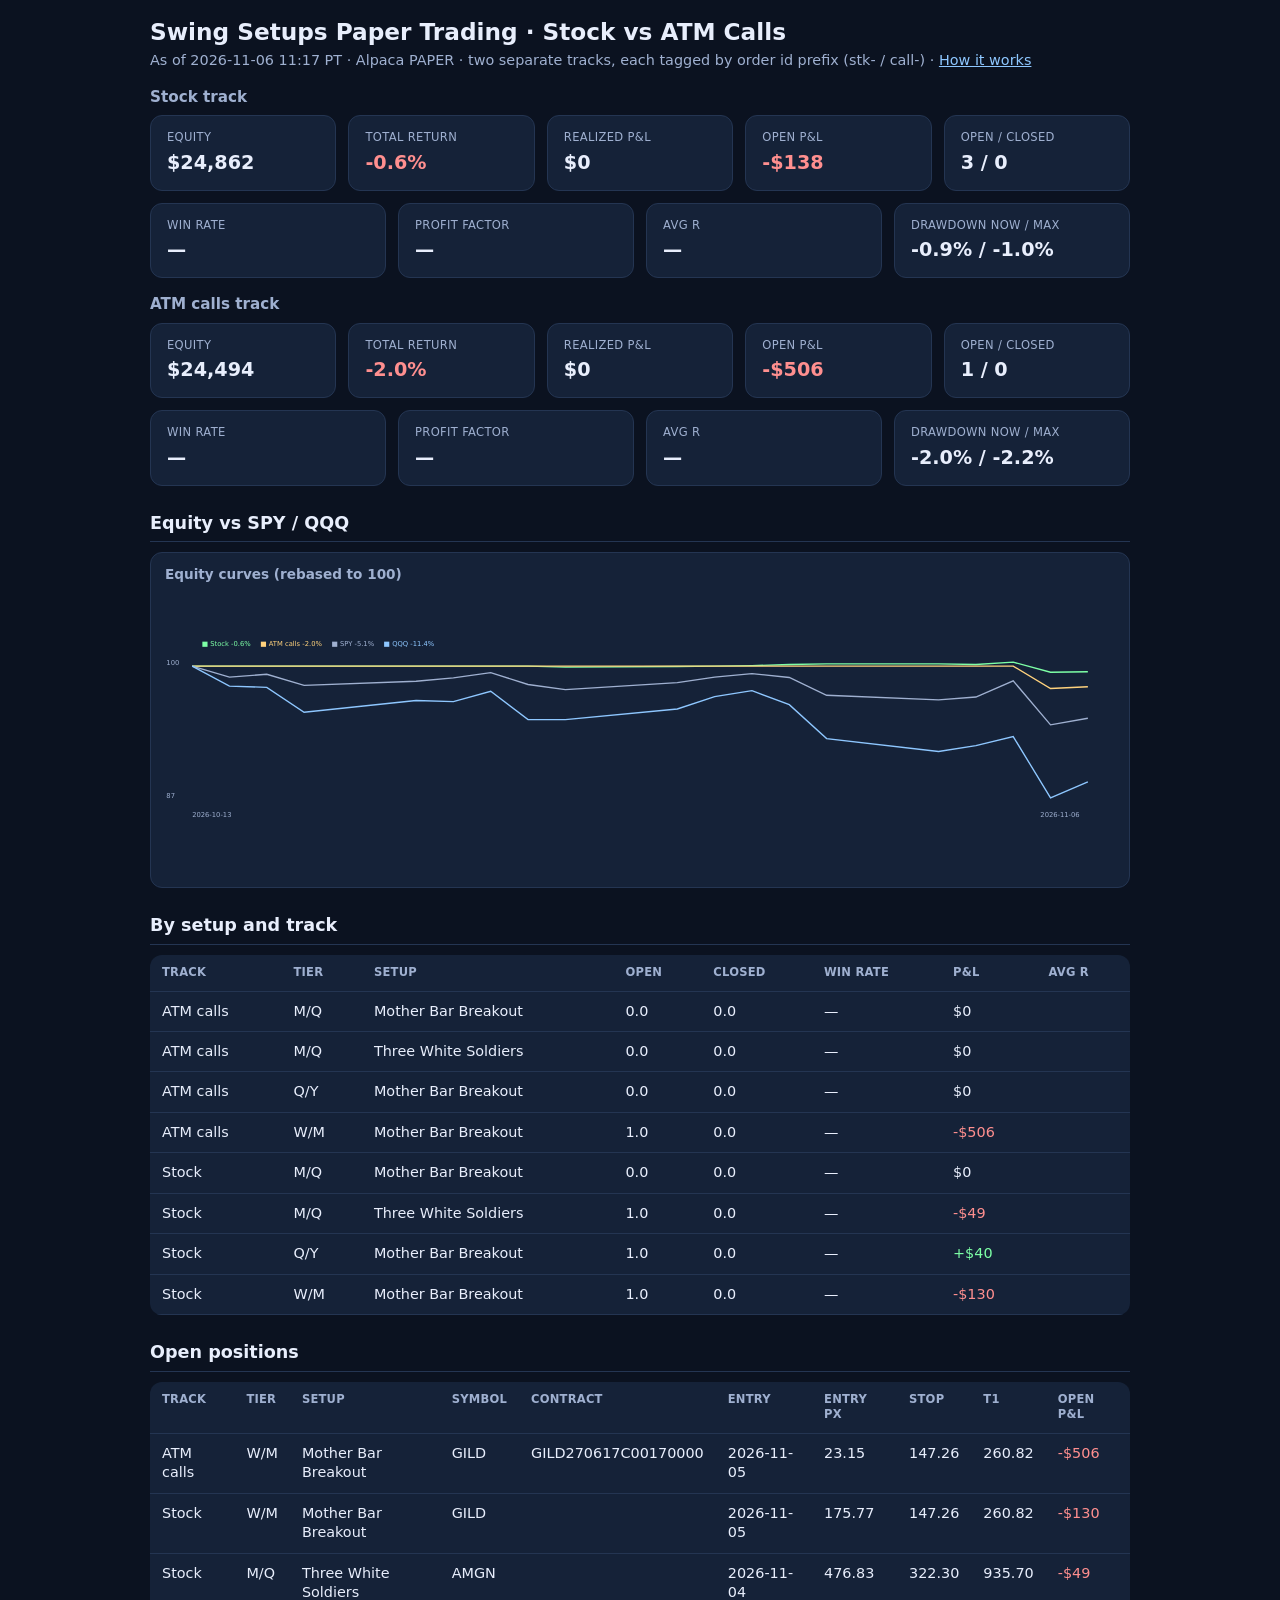
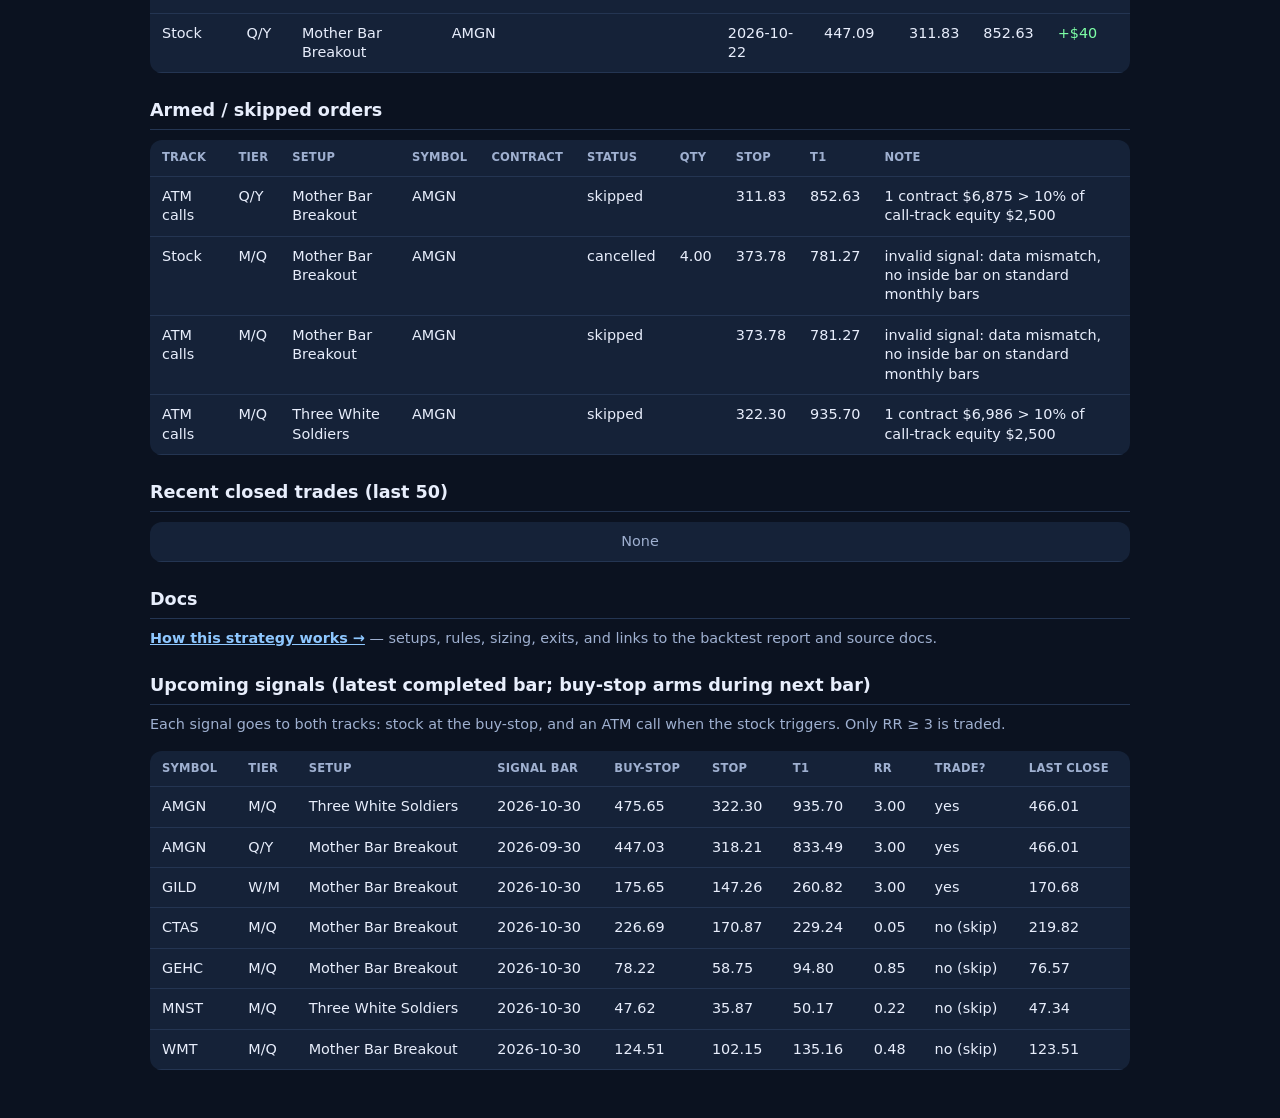
<file: index.html>
<!DOCTYPE html><html lang="en"><head><meta charset="utf-8"/><meta name="viewport" content="width=device-width, initial-scale=1"/><meta http-equiv="refresh" content="300"/><meta name="robots" content="noindex,nofollow"/>
<title>Swing Setups Paper Trading · Stock vs ATM Calls</title><link rel="stylesheet" href="style.css"/></head><body><div class="wrap">
<h1>Swing Setups Paper Trading · Stock vs ATM Calls</h1><p class="sub">As of 2026-11-06 11:17 PT · Alpaca PAPER · two separate tracks, each tagged by order id prefix (stk- / call-) · <a href="strategy.html">How it works</a></p>
<h3>Stock track</h3><div class="cards"><div class="card"><div class="l">Equity</div><div class="v ">$24,862</div></div><div class="card"><div class="l">Total return</div><div class="v bad">-0.6%</div></div><div class="card"><div class="l">Realized P&L</div><div class="v ">$0</div></div><div class="card"><div class="l">Open P&L</div><div class="v bad">-$138</div></div><div class="card"><div class="l">Open / closed</div><div class="v ">3 / 0</div></div><div class="card"><div class="l">Win rate</div><div class="v ">—</div></div><div class="card"><div class="l">Profit factor</div><div class="v ">—</div></div><div class="card"><div class="l">Avg R</div><div class="v ">—</div></div><div class="card"><div class="l">Drawdown now / max</div><div class="v ">-0.9% / -1.0%</div></div></div><h3>ATM calls track</h3><div class="cards"><div class="card"><div class="l">Equity</div><div class="v ">$24,494</div></div><div class="card"><div class="l">Total return</div><div class="v bad">-2.0%</div></div><div class="card"><div class="l">Realized P&L</div><div class="v ">$0</div></div><div class="card"><div class="l">Open P&L</div><div class="v bad">-$506</div></div><div class="card"><div class="l">Open / closed</div><div class="v ">1 / 0</div></div><div class="card"><div class="l">Win rate</div><div class="v ">—</div></div><div class="card"><div class="l">Profit factor</div><div class="v ">—</div></div><div class="card"><div class="l">Avg R</div><div class="v ">—</div></div><div class="card"><div class="l">Drawdown now / max</div><div class="v ">-2.0% / -2.2%</div></div></div><h2>Equity vs SPY / QQQ</h2><div class="chart-card"><div class="chart-title">Equity curves (rebased to 100)</div><svg viewBox="0 0 1400 280" width="100%" height="280"><polyline points="40.0,45.9 95.0,45.9 150.0,45.9 205.0,45.9 370.0,45.9 425.0,45.9 480.0,45.9 535.0,45.9 590.0,47.3 755.0,46.4 810.0,45.8 865.0,45.1 920.0,43.5 975.0,42.5 1140.0,42.5 1195.0,43.4 1250.0,40.0 1305.0,54.9 1360.0,54.2" fill="none" stroke="#7dffa6" stroke-width="2"/><polyline points="40.0,45.9 95.0,45.9 150.0,45.9 205.0,45.9 370.0,45.9 425.0,45.9 480.0,45.9 535.0,45.9 590.0,45.9 755.0,45.9 810.0,45.9 865.0,45.9 920.0,45.9 975.0,45.9 1140.0,45.9 1195.0,45.9 1250.0,45.9 1305.0,78.8 1360.0,76.2" fill="none" stroke="#ffd27d" stroke-width="2"/><polyline points="40.0,45.9 95.0,62.1 150.0,57.9 205.0,74.3 370.0,68.1 425.0,63.1 480.0,55.4 535.0,72.9 590.0,80.6 755.0,70.2 810.0,62.0 865.0,56.9 920.0,62.6 975.0,88.8 1140.0,95.7 1195.0,91.4 1250.0,67.5 1305.0,132.4 1360.0,122.7" fill="none" stroke="#9fb0d0" stroke-width="2"/><polyline points="40.0,45.9 95.0,75.3 150.0,77.2 205.0,113.8 370.0,96.6 425.0,98.1 480.0,82.9 535.0,124.5 590.0,124.7 755.0,109.0 810.0,90.8 865.0,82.0 920.0,102.7 975.0,152.7 1140.0,171.6 1195.0,163.1 1250.0,149.7 1305.0,240.0 1360.0,216.5" fill="none" stroke="#8ec7ff" stroke-width="2"/><text class="chart-lbl" x="40" y="268">2026-10-13</text><text class="chart-lbl" x="1290" y="268">2026-11-06</text><text class="chart-lbl" x="2" y="44">100</text><text class="chart-lbl" x="2" y="240">87</text><text class="chart-lbl" x="40" y="16"><tspan fill="#7dffa6" dx="14">■ Stock -0.6%</tspan><tspan fill="#ffd27d" dx="14">■ ATM calls -2.0%</tspan><tspan fill="#9fb0d0" dx="14">■ SPY -5.1%</tspan><tspan fill="#8ec7ff" dx="14">■ QQQ -11.4%</tspan></text></svg></div><h2>By setup and track</h2><table><tr><th>Track</th><th>Tier</th><th>Setup</th><th>Open</th><th>Closed</th><th>Win rate</th><th>P&L</th><th>Avg R</th></tr><tr><td class="">ATM calls</td><td class="">M/Q</td><td class="">Mother Bar Breakout</td><td class="">0.0</td><td class="">0.0</td><td class="">—</td><td class="">$0</td><td class=""></td></tr><tr><td class="">ATM calls</td><td class="">M/Q</td><td class="">Three White Soldiers</td><td class="">0.0</td><td class="">0.0</td><td class="">—</td><td class="">$0</td><td class=""></td></tr><tr><td class="">ATM calls</td><td class="">Q/Y</td><td class="">Mother Bar Breakout</td><td class="">0.0</td><td class="">0.0</td><td class="">—</td><td class="">$0</td><td class=""></td></tr><tr><td class="">ATM calls</td><td class="">W/M</td><td class="">Mother Bar Breakout</td><td class="">1.0</td><td class="">0.0</td><td class="">—</td><td class="bad">-$506</td><td class=""></td></tr><tr><td class="">Stock</td><td class="">M/Q</td><td class="">Mother Bar Breakout</td><td class="">0.0</td><td class="">0.0</td><td class="">—</td><td class="">$0</td><td class=""></td></tr><tr><td class="">Stock</td><td class="">M/Q</td><td class="">Three White Soldiers</td><td class="">1.0</td><td class="">0.0</td><td class="">—</td><td class="bad">-$49</td><td class=""></td></tr><tr><td class="">Stock</td><td class="">Q/Y</td><td class="">Mother Bar Breakout</td><td class="">1.0</td><td class="">0.0</td><td class="">—</td><td class="ok">+$40</td><td class=""></td></tr><tr><td class="">Stock</td><td class="">W/M</td><td class="">Mother Bar Breakout</td><td class="">1.0</td><td class="">0.0</td><td class="">—</td><td class="bad">-$130</td><td class=""></td></tr></table><h2>Open positions</h2><table><tr><th>Track</th><th>Tier</th><th>Setup</th><th>Symbol</th><th>Contract</th><th>Entry</th><th>Entry px</th><th>Stop</th><th>T1</th><th>Open P&L</th></tr><tr><td class="">ATM calls</td><td class="">W/M</td><td class="">Mother Bar Breakout</td><td class="">GILD</td><td class="">GILD270617C00170000</td><td class="">2026-11-05</td><td class="">23.15</td><td class="">147.26</td><td class="">260.82</td><td class="bad">-$506</td></tr><tr><td class="">Stock</td><td class="">W/M</td><td class="">Mother Bar Breakout</td><td class="">GILD</td><td class=""></td><td class="">2026-11-05</td><td class="">175.77</td><td class="">147.26</td><td class="">260.82</td><td class="bad">-$130</td></tr><tr><td class="">Stock</td><td class="">M/Q</td><td class="">Three White Soldiers</td><td class="">AMGN</td><td class=""></td><td class="">2026-11-04</td><td class="">476.83</td><td class="">322.30</td><td class="">935.70</td><td class="bad">-$49</td></tr><tr><td class="">Stock</td><td class="">Q/Y</td><td class="">Mother Bar Breakout</td><td class="">AMGN</td><td class=""></td><td class="">2026-10-22</td><td class="">447.09</td><td class="">311.83</td><td class="">852.63</td><td class="ok">+$40</td></tr></table><h2>Armed / skipped orders</h2><table><tr><th>Track</th><th>Tier</th><th>Setup</th><th>Symbol</th><th>Contract</th><th>Status</th><th>Qty</th><th>Stop</th><th>T1</th><th>Note</th></tr><tr><td class="">ATM calls</td><td class="">Q/Y</td><td class="">Mother Bar Breakout</td><td class="">AMGN</td><td class=""></td><td class="">skipped</td><td class=""></td><td class="">311.83</td><td class="">852.63</td><td class="">1 contract $6,875 &gt; 10% of call-track equity $2,500</td></tr><tr><td class="">Stock</td><td class="">M/Q</td><td class="">Mother Bar Breakout</td><td class="">AMGN</td><td class=""></td><td class="">cancelled</td><td class="">4.00</td><td class="">373.78</td><td class="">781.27</td><td class="">invalid signal: data mismatch, no inside bar on standard monthly bars</td></tr><tr><td class="">ATM calls</td><td class="">M/Q</td><td class="">Mother Bar Breakout</td><td class="">AMGN</td><td class=""></td><td class="">skipped</td><td class=""></td><td class="">373.78</td><td class="">781.27</td><td class="">invalid signal: data mismatch, no inside bar on standard monthly bars</td></tr><tr><td class="">ATM calls</td><td class="">M/Q</td><td class="">Three White Soldiers</td><td class="">AMGN</td><td class=""></td><td class="">skipped</td><td class=""></td><td class="">322.30</td><td class="">935.70</td><td class="">1 contract $6,986 &gt; 10% of call-track equity $2,500</td></tr></table><h2>Recent closed trades (last 50)</h2><table><tr><td class="muted">None</td></tr></table><h2>Docs</h2><p class="sub"><a href="strategy.html"><strong>How this strategy works →</strong></a> — setups, rules, sizing, exits, and links to the backtest report and source docs.</p><h2>Upcoming signals (latest completed bar; buy-stop arms during next bar)</h2><p class="sub">Each signal goes to both tracks: stock at the buy-stop, and an ATM call when the stock triggers. Only RR ≥ 3 is traded.</p><table><tr><th>Symbol</th><th>Tier</th><th>Setup</th><th>Signal bar</th><th>Buy-stop</th><th>Stop</th><th>T1</th><th>RR</th><th>Trade?</th><th>Last close</th></tr><tr><td class="">AMGN</td><td class="">M/Q</td><td class="">Three White Soldiers</td><td class="">2026-10-30</td><td class="">475.65</td><td class="">322.30</td><td class="">935.70</td><td class="">3.00</td><td class="">yes</td><td class="">466.01</td></tr><tr><td class="">AMGN</td><td class="">Q/Y</td><td class="">Mother Bar Breakout</td><td class="">2026-09-30</td><td class="">447.03</td><td class="">318.21</td><td class="">833.49</td><td class="">3.00</td><td class="">yes</td><td class="">466.01</td></tr><tr><td class="">GILD</td><td class="">W/M</td><td class="">Mother Bar Breakout</td><td class="">2026-10-30</td><td class="">175.65</td><td class="">147.26</td><td class="">260.82</td><td class="">3.00</td><td class="">yes</td><td class="">170.68</td></tr><tr><td class="">CTAS</td><td class="">M/Q</td><td class="">Mother Bar Breakout</td><td class="">2026-10-30</td><td class="">226.69</td><td class="">170.87</td><td class="">229.24</td><td class="">0.05</td><td class="">no (skip)</td><td class="">219.82</td></tr><tr><td class="">GEHC</td><td class="">M/Q</td><td class="">Mother Bar Breakout</td><td class="">2026-10-30</td><td class="">78.22</td><td class="">58.75</td><td class="">94.80</td><td class="">0.85</td><td class="">no (skip)</td><td class="">76.57</td></tr><tr><td class="">MNST</td><td class="">M/Q</td><td class="">Three White Soldiers</td><td class="">2026-10-30</td><td class="">47.62</td><td class="">35.87</td><td class="">50.17</td><td class="">0.22</td><td class="">no (skip)</td><td class="">47.34</td></tr><tr><td class="">WMT</td><td class="">M/Q</td><td class="">Mother Bar Breakout</td><td class="">2026-10-30</td><td class="">124.51</td><td class="">102.15</td><td class="">135.16</td><td class="">0.48</td><td class="">no (skip)</td><td class="">123.51</td></tr></table></div></body></html>
</file>
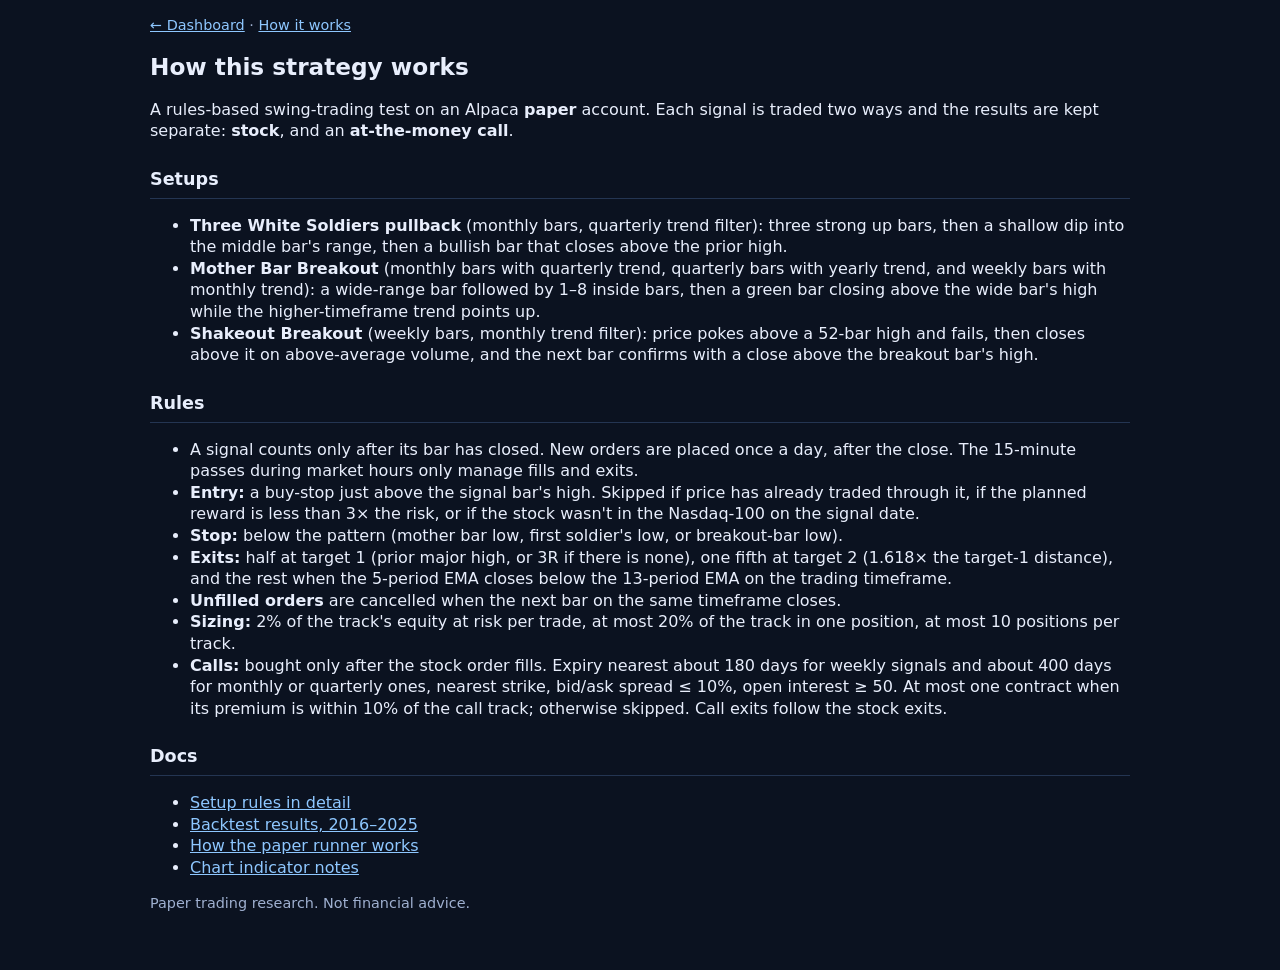
<file: strategy.html>
<!DOCTYPE html><html lang="en"><head><meta charset="utf-8"/><meta name="viewport" content="width=device-width, initial-scale=1"/><meta name="robots" content="noindex,nofollow"/><title>How this strategy works</title><link rel="stylesheet" href="style.css"/></head><body><div class="wrap"><p class="sub"><a href="index.html">← Dashboard</a> · <a href="strategy.html">How it works</a></p><h1>How this strategy works</h1><p>A rules-based swing-trading test on an Alpaca <strong>paper</strong> account. Each signal is traded two ways and the results are kept separate: <strong>stock</strong>, and an <strong>at-the-money call</strong>.</p>
<h2>Setups</h2>
<ul>
<li><strong>Three White Soldiers pullback</strong> (monthly bars, quarterly trend filter): three strong up bars, then a shallow dip into the middle bar's range, then a bullish bar that closes above the prior high.</li>
<li><strong>Mother Bar Breakout</strong> (monthly bars with quarterly trend, quarterly bars with yearly trend, and weekly bars with monthly trend): a wide-range bar followed by 1–8 inside bars, then a green bar closing above the wide bar's high while the higher-timeframe trend points up.</li>
<li><strong>Shakeout Breakout</strong> (weekly bars, monthly trend filter): price pokes above a 52-bar high and fails, then closes above it on above-average volume, and the next bar confirms with a close above the breakout bar's high.</li>
</ul>
<h2>Rules</h2>
<ul>
<li>A signal counts only after its bar has closed. New orders are placed once a day, after the close. The 15-minute passes during market hours only manage fills and exits.</li>
<li><strong>Entry:</strong> a buy-stop just above the signal bar's high. Skipped if price has already traded through it, if the planned reward is less than 3× the risk, or if the stock wasn't in the Nasdaq-100 on the signal date.</li>
<li><strong>Stop:</strong> below the pattern (mother bar low, first soldier's low, or breakout-bar low).</li>
<li><strong>Exits:</strong> half at target 1 (prior major high, or 3R if there is none), one fifth at target 2 (1.618× the target-1 distance), and the rest when the 5-period EMA closes below the 13-period EMA on the trading timeframe.</li>
<li><strong>Unfilled orders</strong> are cancelled when the next bar on the same timeframe closes.</li>
<li><strong>Sizing:</strong> 2% of the track's equity at risk per trade, at most 20% of the track in one position, at most 10 positions per track.</li>
<li><strong>Calls:</strong> bought only after the stock order fills. Expiry nearest about 180 days for weekly signals and about 400 days for monthly or quarterly ones, nearest strike, bid/ask spread ≤ 10%, open interest ≥ 50. At most one contract when its premium is within 10% of the call track; otherwise skipped. Call exits follow the stock exits.</li>
</ul>
<h2>Docs</h2>
<ul>
<li><a href="docs/rules.html">Setup rules in detail</a></li>
<li><a href="docs/backtest.html">Backtest results, 2016–2025</a></li>
<li><a href="docs/paper.html">How the paper runner works</a></li>
<li><a href="docs/indicators.html">Chart indicator notes</a></li>
</ul><p class="sub">Paper trading research. Not financial advice.</p></div></body></html>
</file>
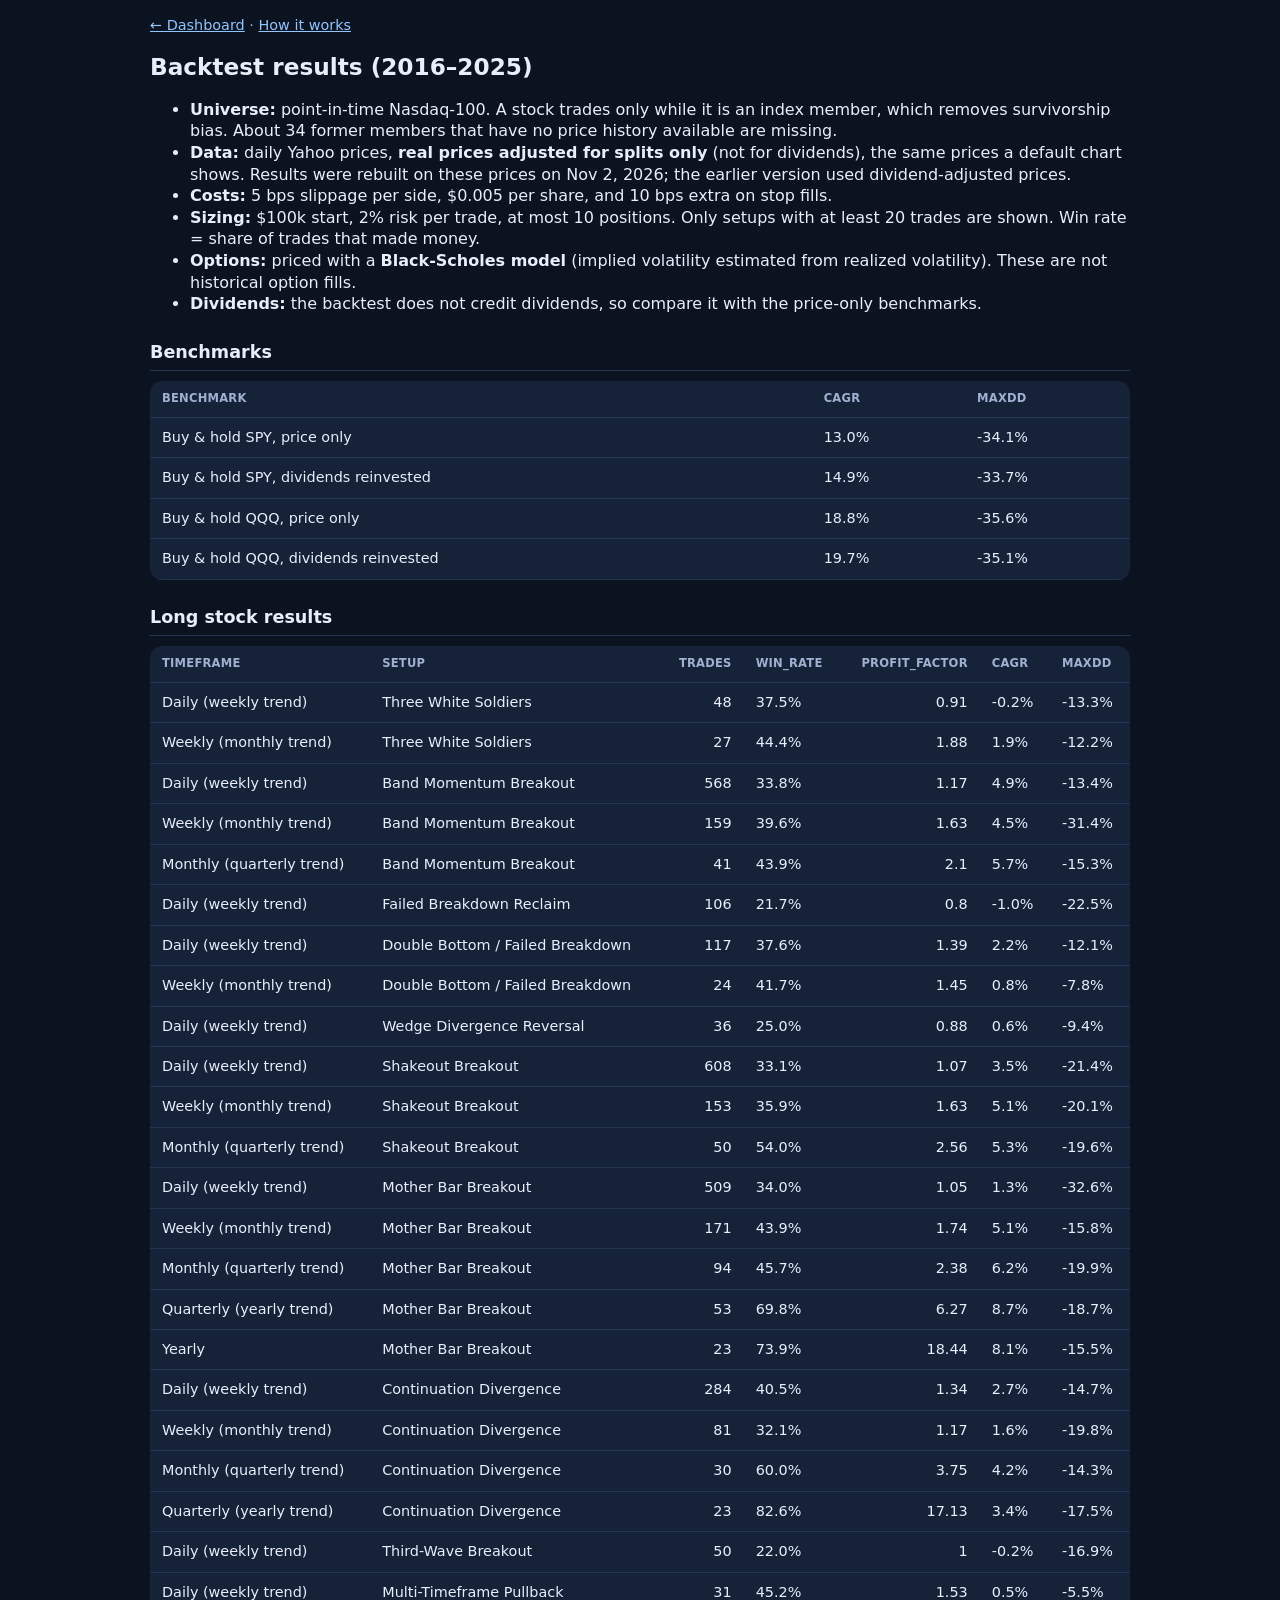
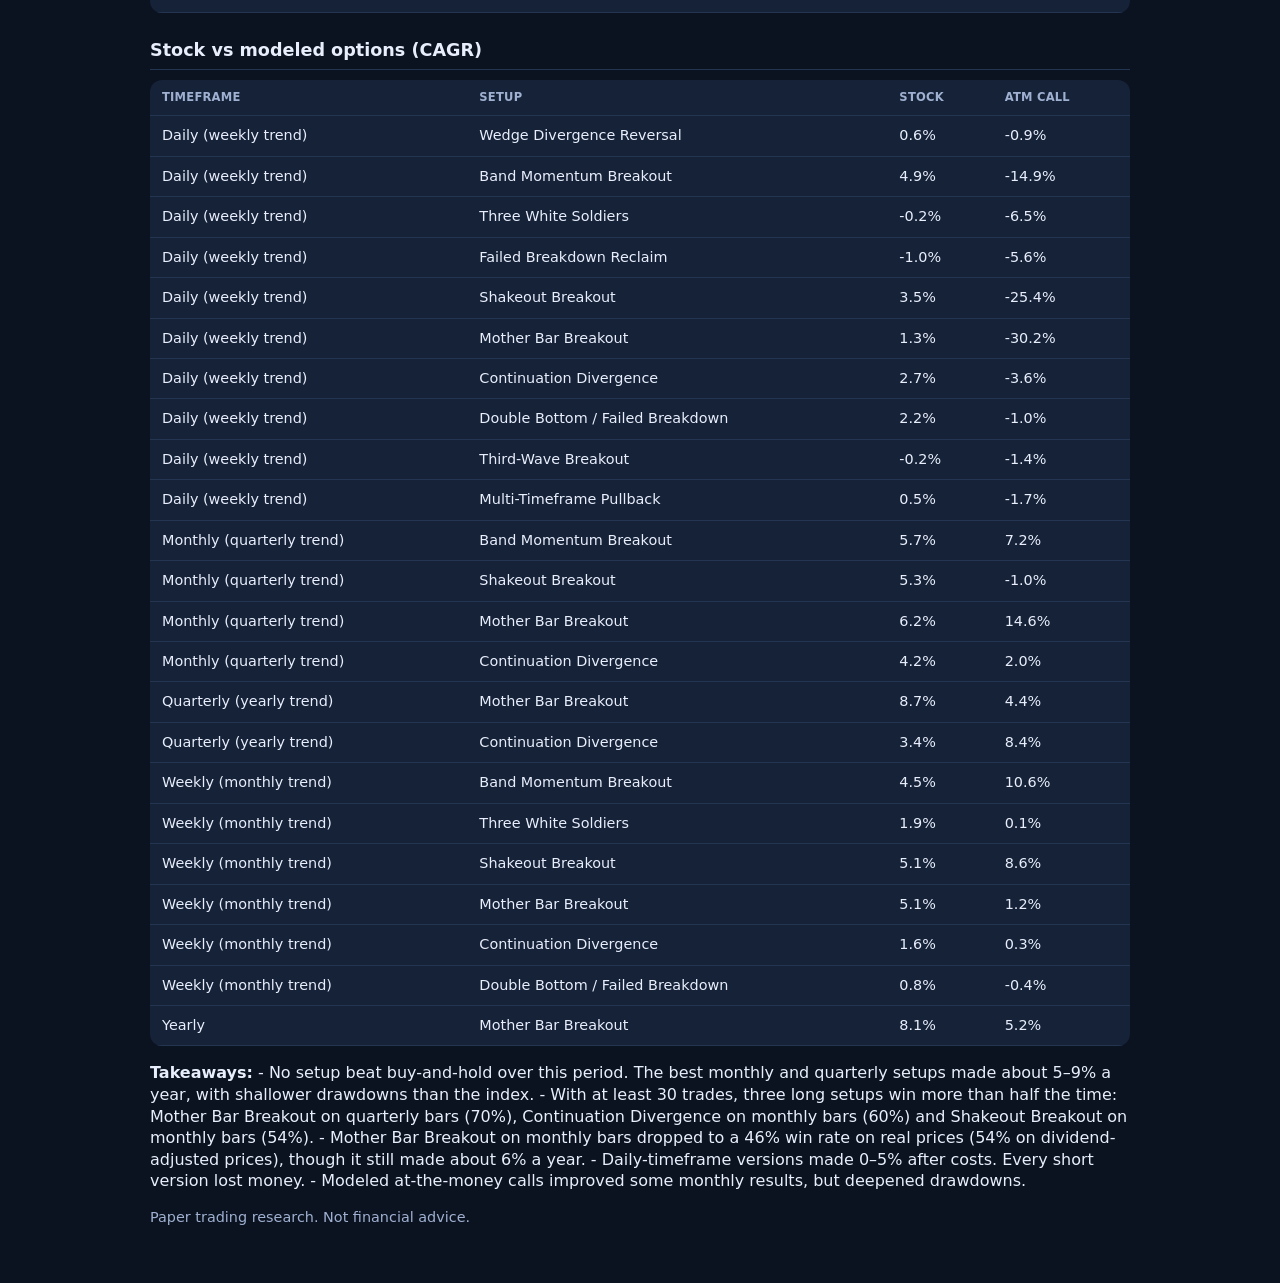
<file: docs/backtest.html>
<!DOCTYPE html><html lang="en"><head><meta charset="utf-8"/><meta name="viewport" content="width=device-width, initial-scale=1"/><meta name="robots" content="noindex,nofollow"/><title>Backtest results (2016–2025)</title><link rel="stylesheet" href="../style.css"/></head><body><div class="wrap"><p class="sub"><a href="../index.html">← Dashboard</a> · <a href="../strategy.html">How it works</a></p><h1>Backtest results (2016–2025)</h1><ul>
<li><strong>Universe:</strong> point-in-time Nasdaq-100. A stock trades only while it is an index member, which removes survivorship bias. About 34 former members that have no price history available are missing.</li>
<li><strong>Data:</strong> daily Yahoo prices, <strong>real prices adjusted for splits only</strong> (not for dividends), the same prices a default chart shows. Results were rebuilt on these prices on Nov 2, 2026; the earlier version used dividend-adjusted prices.</li>
<li><strong>Costs:</strong> 5 bps slippage per side, $0.005 per share, and 10 bps extra on stop fills.</li>
<li><strong>Sizing:</strong> $100k start, 2% risk per trade, at most 10 positions. Only setups with at least 20 trades are shown. Win rate = share of trades that made money.</li>
<li><strong>Options:</strong> priced with a <strong>Black-Scholes model</strong> (implied volatility estimated from realized volatility). These are not historical option fills.</li>
<li><strong>Dividends:</strong> the backtest does not credit dividends, so compare it with the price-only benchmarks.</li>
</ul>
<h2>Benchmarks</h2>
<table>
<thead>
<tr>
<th style="text-align: left;">benchmark</th>
<th style="text-align: left;">CAGR</th>
<th style="text-align: left;">MaxDD</th>
</tr>
</thead>
<tbody>
<tr>
<td style="text-align: left;">Buy &amp; hold SPY, price only</td>
<td style="text-align: left;">13.0%</td>
<td style="text-align: left;">-34.1%</td>
</tr>
<tr>
<td style="text-align: left;">Buy &amp; hold SPY, dividends reinvested</td>
<td style="text-align: left;">14.9%</td>
<td style="text-align: left;">-33.7%</td>
</tr>
<tr>
<td style="text-align: left;">Buy &amp; hold QQQ, price only</td>
<td style="text-align: left;">18.8%</td>
<td style="text-align: left;">-35.6%</td>
</tr>
<tr>
<td style="text-align: left;">Buy &amp; hold QQQ, dividends reinvested</td>
<td style="text-align: left;">19.7%</td>
<td style="text-align: left;">-35.1%</td>
</tr>
</tbody>
</table>
<h2>Long stock results</h2>
<table>
<thead>
<tr>
<th style="text-align: left;">timeframe</th>
<th style="text-align: left;">setup</th>
<th style="text-align: right;">trades</th>
<th style="text-align: left;">win_rate</th>
<th style="text-align: right;">profit_factor</th>
<th style="text-align: left;">CAGR</th>
<th style="text-align: left;">MaxDD</th>
</tr>
</thead>
<tbody>
<tr>
<td style="text-align: left;">Daily (weekly trend)</td>
<td style="text-align: left;">Three White Soldiers</td>
<td style="text-align: right;">48</td>
<td style="text-align: left;">37.5%</td>
<td style="text-align: right;">0.91</td>
<td style="text-align: left;">-0.2%</td>
<td style="text-align: left;">-13.3%</td>
</tr>
<tr>
<td style="text-align: left;">Weekly (monthly trend)</td>
<td style="text-align: left;">Three White Soldiers</td>
<td style="text-align: right;">27</td>
<td style="text-align: left;">44.4%</td>
<td style="text-align: right;">1.88</td>
<td style="text-align: left;">1.9%</td>
<td style="text-align: left;">-12.2%</td>
</tr>
<tr>
<td style="text-align: left;">Daily (weekly trend)</td>
<td style="text-align: left;">Band Momentum Breakout</td>
<td style="text-align: right;">568</td>
<td style="text-align: left;">33.8%</td>
<td style="text-align: right;">1.17</td>
<td style="text-align: left;">4.9%</td>
<td style="text-align: left;">-13.4%</td>
</tr>
<tr>
<td style="text-align: left;">Weekly (monthly trend)</td>
<td style="text-align: left;">Band Momentum Breakout</td>
<td style="text-align: right;">159</td>
<td style="text-align: left;">39.6%</td>
<td style="text-align: right;">1.63</td>
<td style="text-align: left;">4.5%</td>
<td style="text-align: left;">-31.4%</td>
</tr>
<tr>
<td style="text-align: left;">Monthly (quarterly trend)</td>
<td style="text-align: left;">Band Momentum Breakout</td>
<td style="text-align: right;">41</td>
<td style="text-align: left;">43.9%</td>
<td style="text-align: right;">2.1</td>
<td style="text-align: left;">5.7%</td>
<td style="text-align: left;">-15.3%</td>
</tr>
<tr>
<td style="text-align: left;">Daily (weekly trend)</td>
<td style="text-align: left;">Failed Breakdown Reclaim</td>
<td style="text-align: right;">106</td>
<td style="text-align: left;">21.7%</td>
<td style="text-align: right;">0.8</td>
<td style="text-align: left;">-1.0%</td>
<td style="text-align: left;">-22.5%</td>
</tr>
<tr>
<td style="text-align: left;">Daily (weekly trend)</td>
<td style="text-align: left;">Double Bottom / Failed Breakdown</td>
<td style="text-align: right;">117</td>
<td style="text-align: left;">37.6%</td>
<td style="text-align: right;">1.39</td>
<td style="text-align: left;">2.2%</td>
<td style="text-align: left;">-12.1%</td>
</tr>
<tr>
<td style="text-align: left;">Weekly (monthly trend)</td>
<td style="text-align: left;">Double Bottom / Failed Breakdown</td>
<td style="text-align: right;">24</td>
<td style="text-align: left;">41.7%</td>
<td style="text-align: right;">1.45</td>
<td style="text-align: left;">0.8%</td>
<td style="text-align: left;">-7.8%</td>
</tr>
<tr>
<td style="text-align: left;">Daily (weekly trend)</td>
<td style="text-align: left;">Wedge Divergence Reversal</td>
<td style="text-align: right;">36</td>
<td style="text-align: left;">25.0%</td>
<td style="text-align: right;">0.88</td>
<td style="text-align: left;">0.6%</td>
<td style="text-align: left;">-9.4%</td>
</tr>
<tr>
<td style="text-align: left;">Daily (weekly trend)</td>
<td style="text-align: left;">Shakeout Breakout</td>
<td style="text-align: right;">608</td>
<td style="text-align: left;">33.1%</td>
<td style="text-align: right;">1.07</td>
<td style="text-align: left;">3.5%</td>
<td style="text-align: left;">-21.4%</td>
</tr>
<tr>
<td style="text-align: left;">Weekly (monthly trend)</td>
<td style="text-align: left;">Shakeout Breakout</td>
<td style="text-align: right;">153</td>
<td style="text-align: left;">35.9%</td>
<td style="text-align: right;">1.63</td>
<td style="text-align: left;">5.1%</td>
<td style="text-align: left;">-20.1%</td>
</tr>
<tr>
<td style="text-align: left;">Monthly (quarterly trend)</td>
<td style="text-align: left;">Shakeout Breakout</td>
<td style="text-align: right;">50</td>
<td style="text-align: left;">54.0%</td>
<td style="text-align: right;">2.56</td>
<td style="text-align: left;">5.3%</td>
<td style="text-align: left;">-19.6%</td>
</tr>
<tr>
<td style="text-align: left;">Daily (weekly trend)</td>
<td style="text-align: left;">Mother Bar Breakout</td>
<td style="text-align: right;">509</td>
<td style="text-align: left;">34.0%</td>
<td style="text-align: right;">1.05</td>
<td style="text-align: left;">1.3%</td>
<td style="text-align: left;">-32.6%</td>
</tr>
<tr>
<td style="text-align: left;">Weekly (monthly trend)</td>
<td style="text-align: left;">Mother Bar Breakout</td>
<td style="text-align: right;">171</td>
<td style="text-align: left;">43.9%</td>
<td style="text-align: right;">1.74</td>
<td style="text-align: left;">5.1%</td>
<td style="text-align: left;">-15.8%</td>
</tr>
<tr>
<td style="text-align: left;">Monthly (quarterly trend)</td>
<td style="text-align: left;">Mother Bar Breakout</td>
<td style="text-align: right;">94</td>
<td style="text-align: left;">45.7%</td>
<td style="text-align: right;">2.38</td>
<td style="text-align: left;">6.2%</td>
<td style="text-align: left;">-19.9%</td>
</tr>
<tr>
<td style="text-align: left;">Quarterly (yearly trend)</td>
<td style="text-align: left;">Mother Bar Breakout</td>
<td style="text-align: right;">53</td>
<td style="text-align: left;">69.8%</td>
<td style="text-align: right;">6.27</td>
<td style="text-align: left;">8.7%</td>
<td style="text-align: left;">-18.7%</td>
</tr>
<tr>
<td style="text-align: left;">Yearly</td>
<td style="text-align: left;">Mother Bar Breakout</td>
<td style="text-align: right;">23</td>
<td style="text-align: left;">73.9%</td>
<td style="text-align: right;">18.44</td>
<td style="text-align: left;">8.1%</td>
<td style="text-align: left;">-15.5%</td>
</tr>
<tr>
<td style="text-align: left;">Daily (weekly trend)</td>
<td style="text-align: left;">Continuation Divergence</td>
<td style="text-align: right;">284</td>
<td style="text-align: left;">40.5%</td>
<td style="text-align: right;">1.34</td>
<td style="text-align: left;">2.7%</td>
<td style="text-align: left;">-14.7%</td>
</tr>
<tr>
<td style="text-align: left;">Weekly (monthly trend)</td>
<td style="text-align: left;">Continuation Divergence</td>
<td style="text-align: right;">81</td>
<td style="text-align: left;">32.1%</td>
<td style="text-align: right;">1.17</td>
<td style="text-align: left;">1.6%</td>
<td style="text-align: left;">-19.8%</td>
</tr>
<tr>
<td style="text-align: left;">Monthly (quarterly trend)</td>
<td style="text-align: left;">Continuation Divergence</td>
<td style="text-align: right;">30</td>
<td style="text-align: left;">60.0%</td>
<td style="text-align: right;">3.75</td>
<td style="text-align: left;">4.2%</td>
<td style="text-align: left;">-14.3%</td>
</tr>
<tr>
<td style="text-align: left;">Quarterly (yearly trend)</td>
<td style="text-align: left;">Continuation Divergence</td>
<td style="text-align: right;">23</td>
<td style="text-align: left;">82.6%</td>
<td style="text-align: right;">17.13</td>
<td style="text-align: left;">3.4%</td>
<td style="text-align: left;">-17.5%</td>
</tr>
<tr>
<td style="text-align: left;">Daily (weekly trend)</td>
<td style="text-align: left;">Third-Wave Breakout</td>
<td style="text-align: right;">50</td>
<td style="text-align: left;">22.0%</td>
<td style="text-align: right;">1</td>
<td style="text-align: left;">-0.2%</td>
<td style="text-align: left;">-16.9%</td>
</tr>
<tr>
<td style="text-align: left;">Daily (weekly trend)</td>
<td style="text-align: left;">Multi-Timeframe Pullback</td>
<td style="text-align: right;">31</td>
<td style="text-align: left;">45.2%</td>
<td style="text-align: right;">1.53</td>
<td style="text-align: left;">0.5%</td>
<td style="text-align: left;">-5.5%</td>
</tr>
</tbody>
</table>
<h2>Stock vs modeled options (CAGR)</h2>
<table>
<thead>
<tr>
<th style="text-align: left;">timeframe</th>
<th style="text-align: left;">setup</th>
<th style="text-align: left;">Stock</th>
<th style="text-align: left;">ATM call</th>
</tr>
</thead>
<tbody>
<tr>
<td style="text-align: left;">Daily (weekly trend)</td>
<td style="text-align: left;">Wedge Divergence Reversal</td>
<td style="text-align: left;">0.6%</td>
<td style="text-align: left;">-0.9%</td>
</tr>
<tr>
<td style="text-align: left;">Daily (weekly trend)</td>
<td style="text-align: left;">Band Momentum Breakout</td>
<td style="text-align: left;">4.9%</td>
<td style="text-align: left;">-14.9%</td>
</tr>
<tr>
<td style="text-align: left;">Daily (weekly trend)</td>
<td style="text-align: left;">Three White Soldiers</td>
<td style="text-align: left;">-0.2%</td>
<td style="text-align: left;">-6.5%</td>
</tr>
<tr>
<td style="text-align: left;">Daily (weekly trend)</td>
<td style="text-align: left;">Failed Breakdown Reclaim</td>
<td style="text-align: left;">-1.0%</td>
<td style="text-align: left;">-5.6%</td>
</tr>
<tr>
<td style="text-align: left;">Daily (weekly trend)</td>
<td style="text-align: left;">Shakeout Breakout</td>
<td style="text-align: left;">3.5%</td>
<td style="text-align: left;">-25.4%</td>
</tr>
<tr>
<td style="text-align: left;">Daily (weekly trend)</td>
<td style="text-align: left;">Mother Bar Breakout</td>
<td style="text-align: left;">1.3%</td>
<td style="text-align: left;">-30.2%</td>
</tr>
<tr>
<td style="text-align: left;">Daily (weekly trend)</td>
<td style="text-align: left;">Continuation Divergence</td>
<td style="text-align: left;">2.7%</td>
<td style="text-align: left;">-3.6%</td>
</tr>
<tr>
<td style="text-align: left;">Daily (weekly trend)</td>
<td style="text-align: left;">Double Bottom / Failed Breakdown</td>
<td style="text-align: left;">2.2%</td>
<td style="text-align: left;">-1.0%</td>
</tr>
<tr>
<td style="text-align: left;">Daily (weekly trend)</td>
<td style="text-align: left;">Third-Wave Breakout</td>
<td style="text-align: left;">-0.2%</td>
<td style="text-align: left;">-1.4%</td>
</tr>
<tr>
<td style="text-align: left;">Daily (weekly trend)</td>
<td style="text-align: left;">Multi-Timeframe Pullback</td>
<td style="text-align: left;">0.5%</td>
<td style="text-align: left;">-1.7%</td>
</tr>
<tr>
<td style="text-align: left;">Monthly (quarterly trend)</td>
<td style="text-align: left;">Band Momentum Breakout</td>
<td style="text-align: left;">5.7%</td>
<td style="text-align: left;">7.2%</td>
</tr>
<tr>
<td style="text-align: left;">Monthly (quarterly trend)</td>
<td style="text-align: left;">Shakeout Breakout</td>
<td style="text-align: left;">5.3%</td>
<td style="text-align: left;">-1.0%</td>
</tr>
<tr>
<td style="text-align: left;">Monthly (quarterly trend)</td>
<td style="text-align: left;">Mother Bar Breakout</td>
<td style="text-align: left;">6.2%</td>
<td style="text-align: left;">14.6%</td>
</tr>
<tr>
<td style="text-align: left;">Monthly (quarterly trend)</td>
<td style="text-align: left;">Continuation Divergence</td>
<td style="text-align: left;">4.2%</td>
<td style="text-align: left;">2.0%</td>
</tr>
<tr>
<td style="text-align: left;">Quarterly (yearly trend)</td>
<td style="text-align: left;">Mother Bar Breakout</td>
<td style="text-align: left;">8.7%</td>
<td style="text-align: left;">4.4%</td>
</tr>
<tr>
<td style="text-align: left;">Quarterly (yearly trend)</td>
<td style="text-align: left;">Continuation Divergence</td>
<td style="text-align: left;">3.4%</td>
<td style="text-align: left;">8.4%</td>
</tr>
<tr>
<td style="text-align: left;">Weekly (monthly trend)</td>
<td style="text-align: left;">Band Momentum Breakout</td>
<td style="text-align: left;">4.5%</td>
<td style="text-align: left;">10.6%</td>
</tr>
<tr>
<td style="text-align: left;">Weekly (monthly trend)</td>
<td style="text-align: left;">Three White Soldiers</td>
<td style="text-align: left;">1.9%</td>
<td style="text-align: left;">0.1%</td>
</tr>
<tr>
<td style="text-align: left;">Weekly (monthly trend)</td>
<td style="text-align: left;">Shakeout Breakout</td>
<td style="text-align: left;">5.1%</td>
<td style="text-align: left;">8.6%</td>
</tr>
<tr>
<td style="text-align: left;">Weekly (monthly trend)</td>
<td style="text-align: left;">Mother Bar Breakout</td>
<td style="text-align: left;">5.1%</td>
<td style="text-align: left;">1.2%</td>
</tr>
<tr>
<td style="text-align: left;">Weekly (monthly trend)</td>
<td style="text-align: left;">Continuation Divergence</td>
<td style="text-align: left;">1.6%</td>
<td style="text-align: left;">0.3%</td>
</tr>
<tr>
<td style="text-align: left;">Weekly (monthly trend)</td>
<td style="text-align: left;">Double Bottom / Failed Breakdown</td>
<td style="text-align: left;">0.8%</td>
<td style="text-align: left;">-0.4%</td>
</tr>
<tr>
<td style="text-align: left;">Yearly</td>
<td style="text-align: left;">Mother Bar Breakout</td>
<td style="text-align: left;">8.1%</td>
<td style="text-align: left;">5.2%</td>
</tr>
</tbody>
</table>
<p><strong>Takeaways:</strong>
- No setup beat buy-and-hold over this period. The best monthly and quarterly setups made about 5–9% a year, with shallower drawdowns than the index.
- With at least 30 trades, three long setups win more than half the time: Mother Bar Breakout on quarterly bars (70%), Continuation Divergence on monthly bars (60%) and Shakeout Breakout on monthly bars (54%).
- Mother Bar Breakout on monthly bars dropped to a 46% win rate on real prices (54% on dividend-adjusted prices), though it still made about 6% a year.
- Daily-timeframe versions made 0–5% after costs. Every short version lost money.
- Modeled at-the-money calls improved some monthly results, but deepened drawdowns.</p><p class="sub">Paper trading research. Not financial advice.</p></div></body></html>
</file>
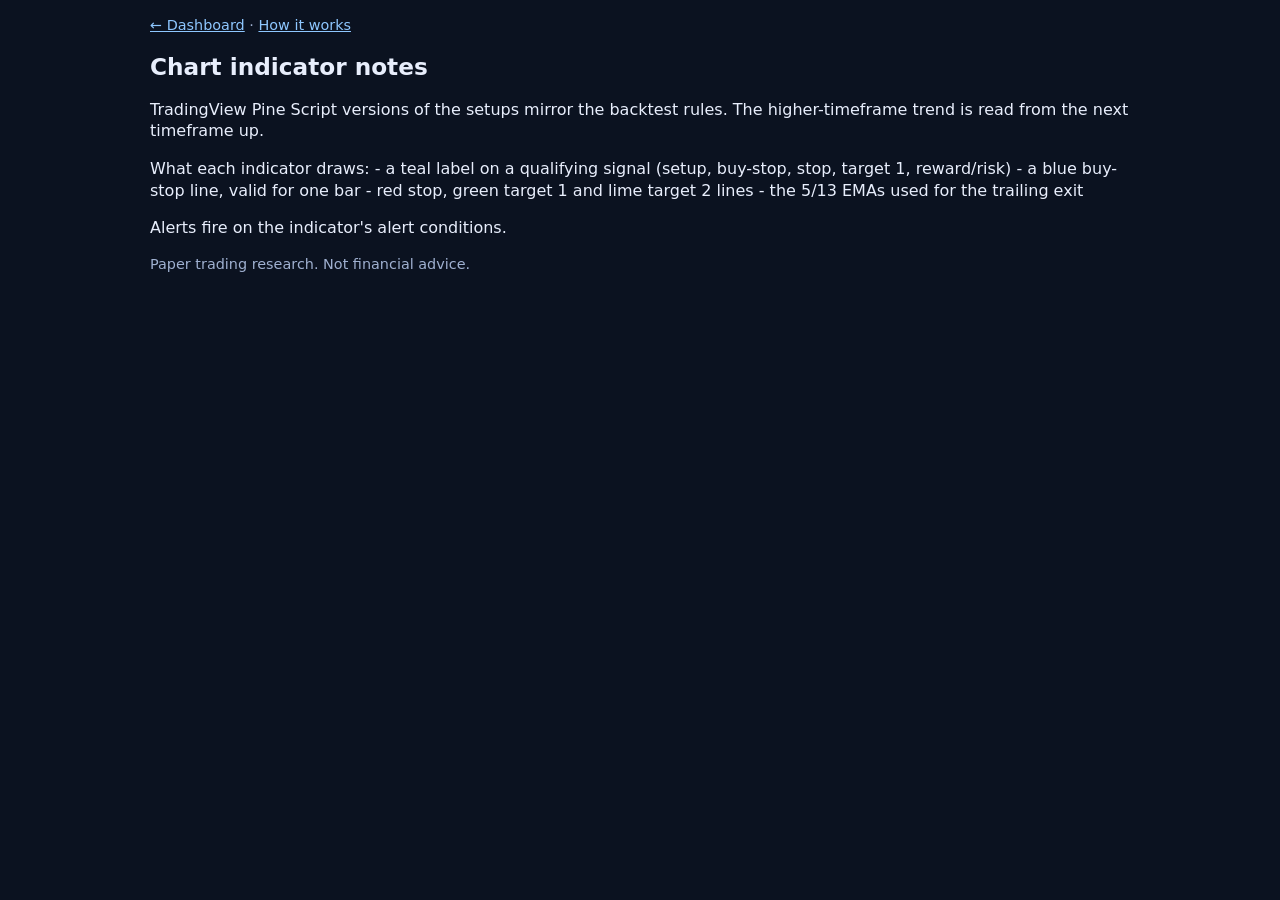
<file: docs/indicators.html>
<!DOCTYPE html><html lang="en"><head><meta charset="utf-8"/><meta name="viewport" content="width=device-width, initial-scale=1"/><meta name="robots" content="noindex,nofollow"/><title>Chart indicator notes</title><link rel="stylesheet" href="../style.css"/></head><body><div class="wrap"><p class="sub"><a href="../index.html">← Dashboard</a> · <a href="../strategy.html">How it works</a></p><h1>Chart indicator notes</h1><p>TradingView Pine Script versions of the setups mirror the backtest rules. The higher-timeframe trend is read from the next timeframe up.</p>
<p>What each indicator draws:
- a teal label on a qualifying signal (setup, buy-stop, stop, target 1, reward/risk)
- a blue buy-stop line, valid for one bar
- red stop, green target 1 and lime target 2 lines
- the 5/13 EMAs used for the trailing exit</p>
<p>Alerts fire on the indicator's alert conditions.</p><p class="sub">Paper trading research. Not financial advice.</p></div></body></html>
</file>
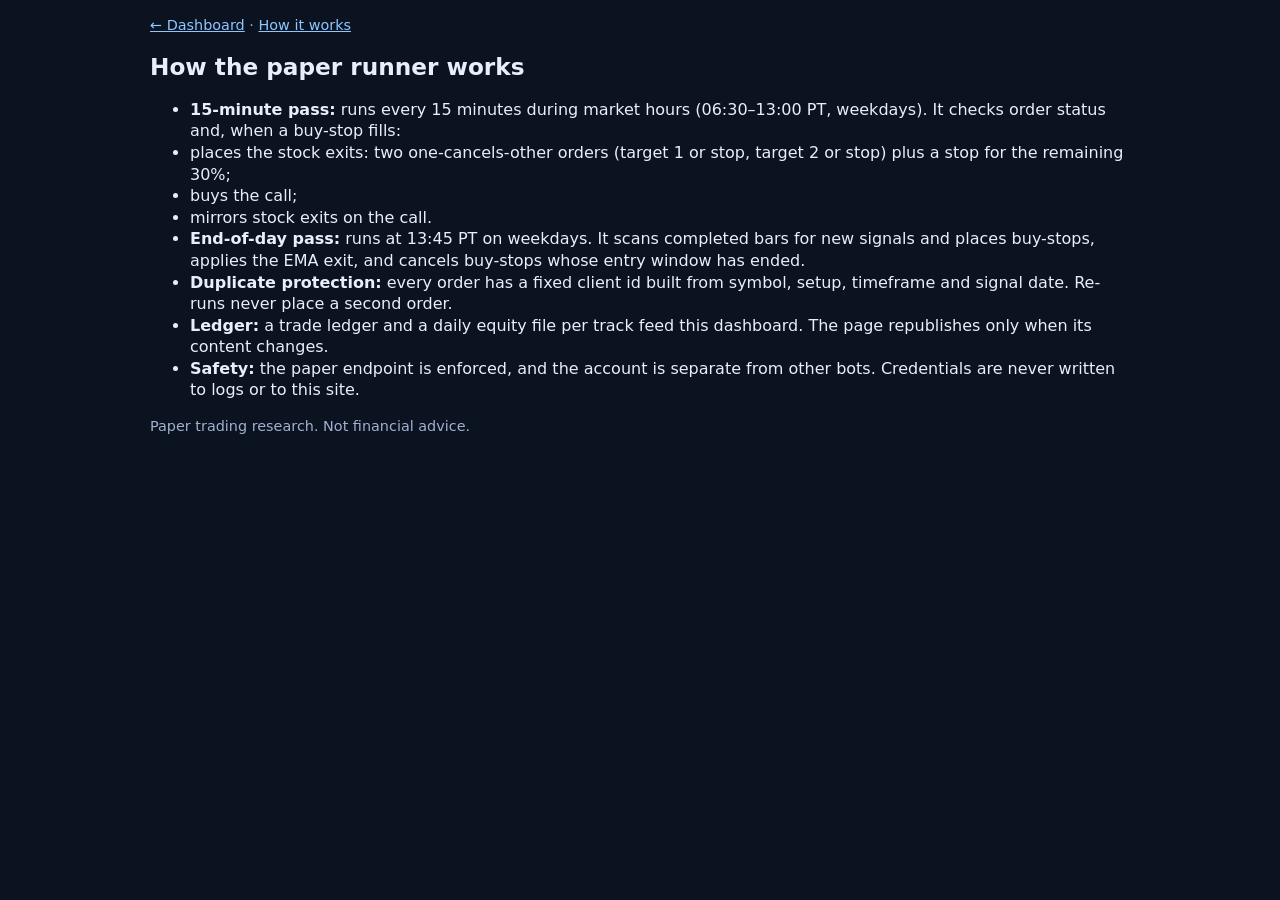
<file: docs/paper.html>
<!DOCTYPE html><html lang="en"><head><meta charset="utf-8"/><meta name="viewport" content="width=device-width, initial-scale=1"/><meta name="robots" content="noindex,nofollow"/><title>How the paper runner works</title><link rel="stylesheet" href="../style.css"/></head><body><div class="wrap"><p class="sub"><a href="../index.html">← Dashboard</a> · <a href="../strategy.html">How it works</a></p><h1>How the paper runner works</h1><ul>
<li><strong>15-minute pass:</strong> runs every 15 minutes during market hours (06:30–13:00 PT, weekdays). It checks order status and, when a buy-stop fills:</li>
<li>places the stock exits: two one-cancels-other orders (target 1 or stop, target 2 or stop) plus a stop for the remaining 30%;</li>
<li>buys the call;</li>
<li>mirrors stock exits on the call.</li>
<li><strong>End-of-day pass:</strong> runs at 13:45 PT on weekdays. It scans completed bars for new signals and places buy-stops, applies the EMA exit, and cancels buy-stops whose entry window has ended.</li>
<li><strong>Duplicate protection:</strong> every order has a fixed client id built from symbol, setup, timeframe and signal date. Re-runs never place a second order.</li>
<li><strong>Ledger:</strong> a trade ledger and a daily equity file per track feed this dashboard. The page republishes only when its content changes.</li>
<li><strong>Safety:</strong> the paper endpoint is enforced, and the account is separate from other bots. Credentials are never written to logs or to this site.</li>
</ul><p class="sub">Paper trading research. Not financial advice.</p></div></body></html>
</file>
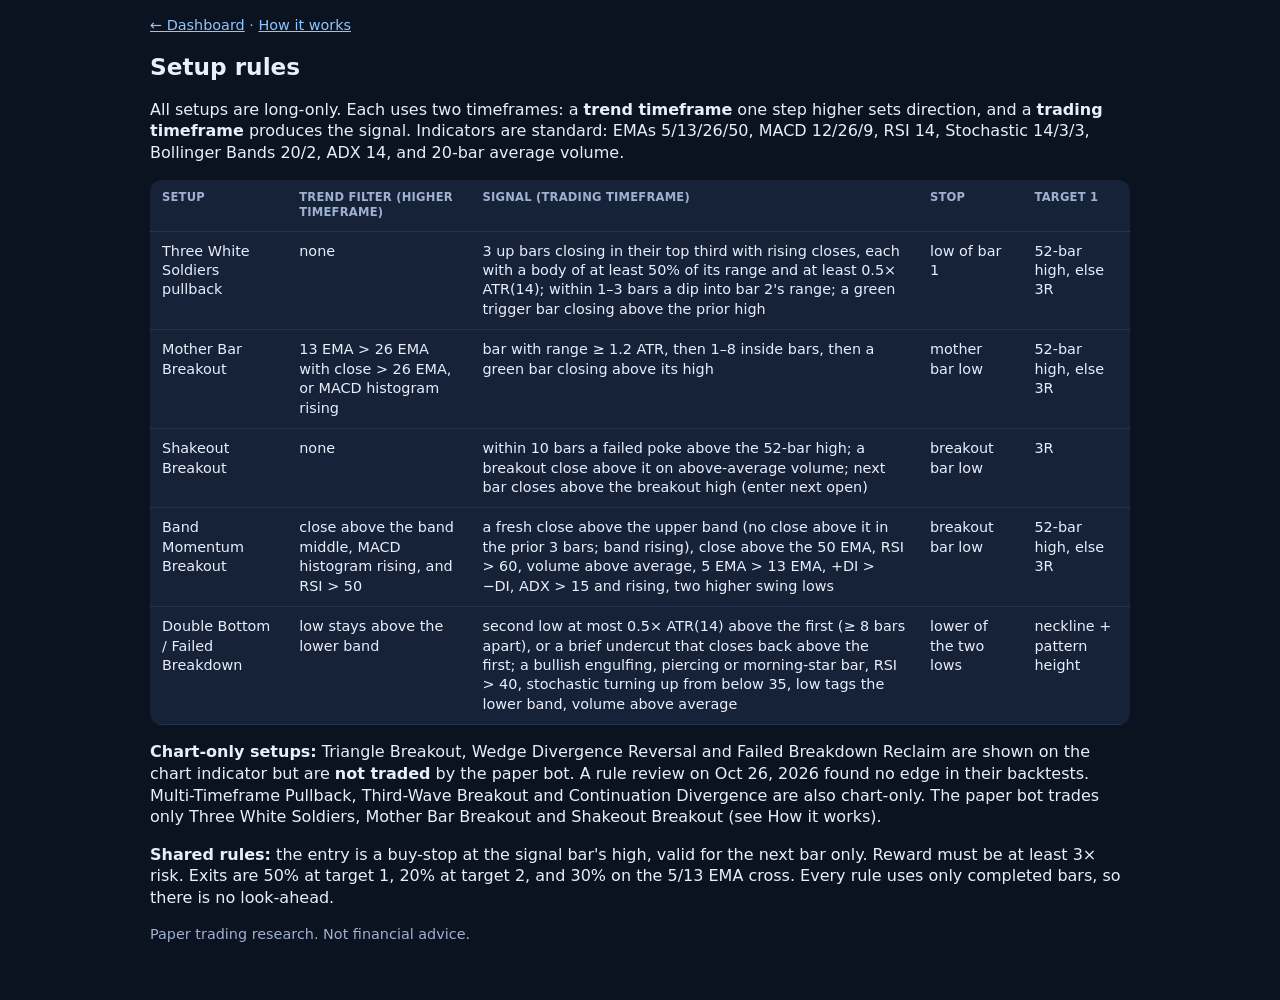
<file: docs/rules.html>
<!DOCTYPE html><html lang="en"><head><meta charset="utf-8"/><meta name="viewport" content="width=device-width, initial-scale=1"/><meta name="robots" content="noindex,nofollow"/><title>Setup rules</title><link rel="stylesheet" href="../style.css"/></head><body><div class="wrap"><p class="sub"><a href="../index.html">← Dashboard</a> · <a href="../strategy.html">How it works</a></p><h1>Setup rules</h1><p>All setups are long-only. Each uses two timeframes: a <strong>trend timeframe</strong> one step higher sets direction, and a <strong>trading timeframe</strong> produces the signal. Indicators are standard: EMAs 5/13/26/50, MACD 12/26/9, RSI 14, Stochastic 14/3/3, Bollinger Bands 20/2, ADX 14, and 20-bar average volume.</p>
<table>
<thead>
<tr>
<th>Setup</th>
<th>Trend filter (higher timeframe)</th>
<th>Signal (trading timeframe)</th>
<th>Stop</th>
<th>Target 1</th>
</tr>
</thead>
<tbody>
<tr>
<td>Three White Soldiers pullback</td>
<td>none</td>
<td>3 up bars closing in their top third with rising closes, each with a body of at least 50% of its range and at least 0.5× ATR(14); within 1–3 bars a dip into bar 2's range; a green trigger bar closing above the prior high</td>
<td>low of bar 1</td>
<td>52-bar high, else 3R</td>
</tr>
<tr>
<td>Mother Bar Breakout</td>
<td>13 EMA &gt; 26 EMA with close &gt; 26 EMA, or MACD histogram rising</td>
<td>bar with range ≥ 1.2 ATR, then 1–8 inside bars, then a green bar closing above its high</td>
<td>mother bar low</td>
<td>52-bar high, else 3R</td>
</tr>
<tr>
<td>Shakeout Breakout</td>
<td>none</td>
<td>within 10 bars a failed poke above the 52-bar high; a breakout close above it on above-average volume; next bar closes above the breakout high (enter next open)</td>
<td>breakout bar low</td>
<td>3R</td>
</tr>
<tr>
<td>Band Momentum Breakout</td>
<td>close above the band middle, MACD histogram rising, and RSI &gt; 50</td>
<td>a fresh close above the upper band (no close above it in the prior 3 bars; band rising), close above the 50 EMA, RSI &gt; 60, volume above average, 5 EMA &gt; 13 EMA, +DI &gt; −DI, ADX &gt; 15 and rising, two higher swing lows</td>
<td>breakout bar low</td>
<td>52-bar high, else 3R</td>
</tr>
<tr>
<td>Double Bottom / Failed Breakdown</td>
<td>low stays above the lower band</td>
<td>second low at most 0.5× ATR(14) above the first (≥ 8 bars apart), or a brief undercut that closes back above the first; a bullish engulfing, piercing or morning-star bar, RSI &gt; 40, stochastic turning up from below 35, low tags the lower band, volume above average</td>
<td>lower of the two lows</td>
<td>neckline + pattern height</td>
</tr>
</tbody>
</table>
<p><strong>Chart-only setups:</strong> Triangle Breakout, Wedge Divergence Reversal and Failed Breakdown Reclaim are shown on the chart indicator but are <strong>not traded</strong> by the paper bot. A rule review on Oct 26, 2026 found no edge in their backtests. Multi-Timeframe Pullback, Third-Wave Breakout and Continuation Divergence are also chart-only. The paper bot trades only Three White Soldiers, Mother Bar Breakout and Shakeout Breakout (see How it works).</p>
<p><strong>Shared rules:</strong> the entry is a buy-stop at the signal bar's high, valid for the next bar only. Reward must be at least 3× risk. Exits are 50% at target 1, 20% at target 2, and 30% on the 5/13 EMA cross. Every rule uses only completed bars, so there is no look-ahead.</p><p class="sub">Paper trading research. Not financial advice.</p></div></body></html>
</file>
<file: style.css>
:root {
  --bg:#0b1220; --card:#152238; --border:#243552; --text:#e8eefc; --muted:#9fb0d0;
  --ok:#7dffa6; --bad:#ff8f8f; --warn:#ffd27d; --accent:#8ec7ff;
}
body{font-family:ui-sans-serif,system-ui,sans-serif;margin:0;background:var(--bg);color:var(--text);line-height:1.35}
.wrap{max-width:1480px;margin:0 auto;padding:16px 20px 40px}
table.open-pos{font-size:.82rem}
table.open-pos th,table.open-pos td{padding:8px 8px;white-space:nowrap}
td.progress-cell{min-width:150px;vertical-align:middle}
td.progress-cell svg{display:block}
h1{font-size:1.45rem;margin:0 0 4px}
h2{font-size:1.1rem;margin:26px 0 10px;border-bottom:1px solid var(--border);padding-bottom:6px}
h3{font-size:.95rem;margin:16px 0 8px;color:var(--muted)}
.sub{color:var(--muted);margin:0 0 16px;font-size:.9rem}
.cards{display:flex;gap:12px;flex-wrap:wrap;margin-bottom:16px}
.card{background:var(--card);border:1px solid var(--border);border-radius:12px;padding:14px 16px;min-width:130px;flex:1 1 130px}
.card .l{color:var(--muted);font-size:.72rem;text-transform:uppercase;letter-spacing:.03em}
.card .v{font-size:1.2rem;font-weight:600;margin-top:4px}
.card .v.ok,.ok{color:var(--ok)}
.card .v.bad,.bad{color:var(--bad)}
.card .v.warn,.warn{color:var(--warn)}
table{width:100%;border-collapse:collapse;background:var(--card);border-radius:12px;overflow:hidden;font-size:.9rem;margin-bottom:8px}
th,td{padding:10px 12px;text-align:left;border-bottom:1px solid var(--border);vertical-align:top}
th{color:var(--muted);font-size:.72rem;font-weight:600;text-transform:uppercase;letter-spacing:.02em}
td.note{color:var(--muted);font-size:.82rem;max-width:280px}
td.ok{color:var(--ok)} td.bad{color:var(--bad)}
.muted{color:var(--muted);text-align:center}
.err{color:var(--bad);margin:12px 0}
.warn-banner{background:#2a2210;border:1px solid #5a4a20;color:var(--warn);border-radius:10px;padding:10px 12px;margin:0 0 12px;font-size:.9rem}
a{color:var(--accent)}
.tag{display:inline-block;background:#1e2f4a;color:var(--muted);font-size:.7rem;padding:1px 6px;border-radius:6px;margin-left:4px}
.date-block{margin:14px 0 18px}
.date-head{display:flex;justify-content:space-between;align-items:baseline;gap:12px;margin:0 0 8px;flex-wrap:wrap}
.date-label{font-weight:600;font-size:1rem}
.date-pl{font-size:.9rem;color:var(--muted)}
.date-pl.ok{color:var(--ok)} .date-pl.bad{color:var(--bad)}
.charts{display:grid;grid-template-columns:1fr 1fr;gap:14px;margin:12px 0 8px}
.chart-card{background:var(--card);border:1px solid var(--border);border-radius:12px;padding:12px 14px}
.chart-title{font-size:.85rem;color:var(--muted);margin-bottom:6px;font-weight:600}
.chart-lbl{fill:var(--muted);font-size:10px}
.chart-empty{padding:24px;text-align:center}
.badge{display:inline-block;border-radius:999px;padding:3px 12px;font-size:.78rem;margin-left:8px;font-weight:700;letter-spacing:.06em;text-transform:uppercase}
.badge-live{background:#5a1218;color:#ffb4b4;border:2px solid #e05060;box-shadow:0 0 12px rgba(224,80,96,.35)}
.badge-paper{background:#1a3a28;color:var(--ok);border:1px solid #2a5a40}
.badge-paper-ndx{background:#123528;color:#9dffc0;border:2px solid #3a8a5a;box-shadow:0 0 12px rgba(58,138,90,.3)}
.live-banner{background:#3a1518;border:1px solid #8a3038;color:#ffc9c9;border-radius:10px;padding:10px 12px;margin:0 0 14px;font-size:.92rem;font-weight:600}
.paper-banner{background:#12301f;border:1px solid #2a5a40;color:#b8ffd0;border-radius:10px;padding:10px 12px;margin:0 0 14px;font-size:.92rem;font-weight:600}
@media (max-width:800px){
  .charts{grid-template-columns:1fr}
  .wrap{padding:12px}
  table{display:block;overflow-x:auto;-webkit-overflow-scrolling:touch}
  td.note{max-width:200px}
}
.wrap{max-width:980px}
</file>
